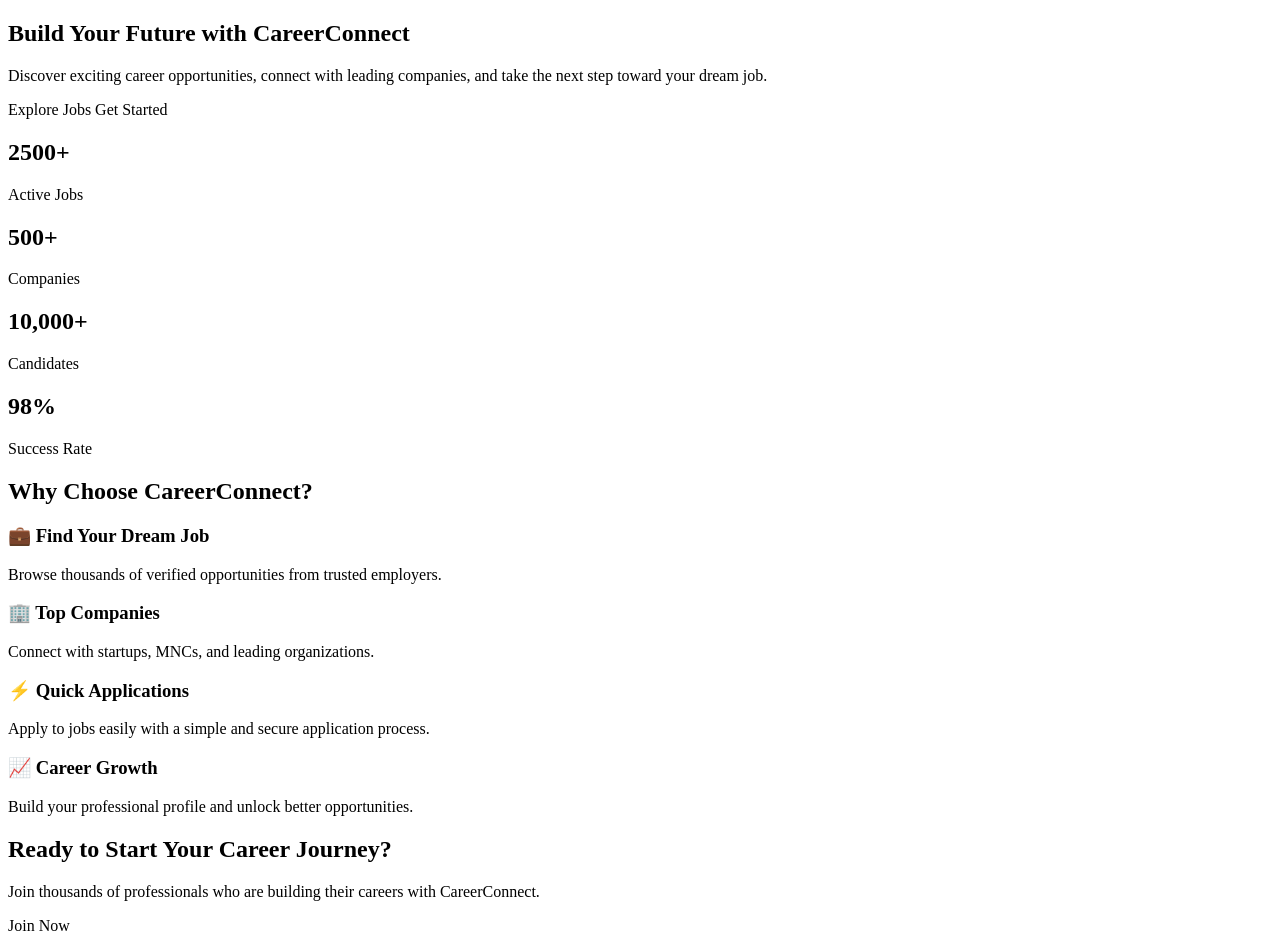
<file: src/main/resources/templates/index.html>
<!-- <!DOCTYPE html>
<html xmlns:th="http://www.thymeleaf.org">
<head th:replace="~{fragments/layout :: head('Home')}"></head>
<body>
    <nav th:replace="~{fragments/layout :: navbar}"></nav>
    
    <div class="container hero">
        <h1>Find Your Dream Job Today</h1>
        <p>Connect with top employers and discover opportunities that match your skills.</p>
        <a th:href="@{/jobs}" class="btn btn-primary" style="font-size: 1.2rem; padding: 1rem 2rem;">Explore Jobs Now</a>
    </div>

    <footer th:replace="~{fragments/layout :: footer}"></footer>
</body>
</html> -->


<!DOCTYPE html>
<html xmlns:th="http://www.thymeleaf.org">

<head th:replace="~{fragments/layout :: head('Home')}"></head>

<body>

<nav th:replace="~{fragments/layout :: navbar}"></nav>

<!-- Hero Section -->
<section class="hero-section">

    <div class="hero-content">

        <h1>
            Build Your Future with
            <span>CareerConnect</span>
        </h1>

        <p>
            Discover exciting career opportunities, connect with leading companies,
            and take the next step toward your dream job.
        </p>

        <div class="hero-buttons">
            <a th:href="@{/jobs}" class="btn btn-primary">
                Explore Jobs
            </a>

            <a th:href="@{/register}" class="btn btn-secondary">
                Get Started
            </a>
        </div>

    </div>

</section>

<!-- Statistics -->
<section class="stats-section">

    <div class="stat-card">
        <h2>2500+</h2>
        <p>Active Jobs</p>
    </div>

    <div class="stat-card">
        <h2>500+</h2>
        <p>Companies</p>
    </div>

    <div class="stat-card">
        <h2>10,000+</h2>
        <p>Candidates</p>
    </div>

    <div class="stat-card">
        <h2>98%</h2>
        <p>Success Rate</p>
    </div>

</section>

<!-- Why Choose -->
<section class="features-section">

    <h2>Why Choose CareerConnect?</h2>

    <div class="features-grid">

        <div class="feature-card">
            <h3>💼 Find Your Dream Job</h3>
            <p>
                Browse thousands of verified opportunities from trusted employers.
            </p>
        </div>

        <div class="feature-card">
            <h3>🏢 Top Companies</h3>
            <p>
                Connect with startups, MNCs, and leading organizations.
            </p>
        </div>

        <div class="feature-card">
            <h3>⚡ Quick Applications</h3>
            <p>
                Apply to jobs easily with a simple and secure application process.
            </p>
        </div>

        <div class="feature-card">
            <h3>📈 Career Growth</h3>
            <p>
                Build your professional profile and unlock better opportunities.
            </p>
        </div>

    </div>

</section>

<!-- Call To Action -->
<section class="cta-section">

    <h2>Ready to Start Your Career Journey?</h2>

    <p>
        Join thousands of professionals who are building their careers with CareerConnect.
    </p>

    <a th:href="@{/register}" class="btn btn-primary">
        Join Now
    </a>

</section>

<footer th:replace="~{fragments/layout :: footer}"></footer>

</body>

</html>
</file>
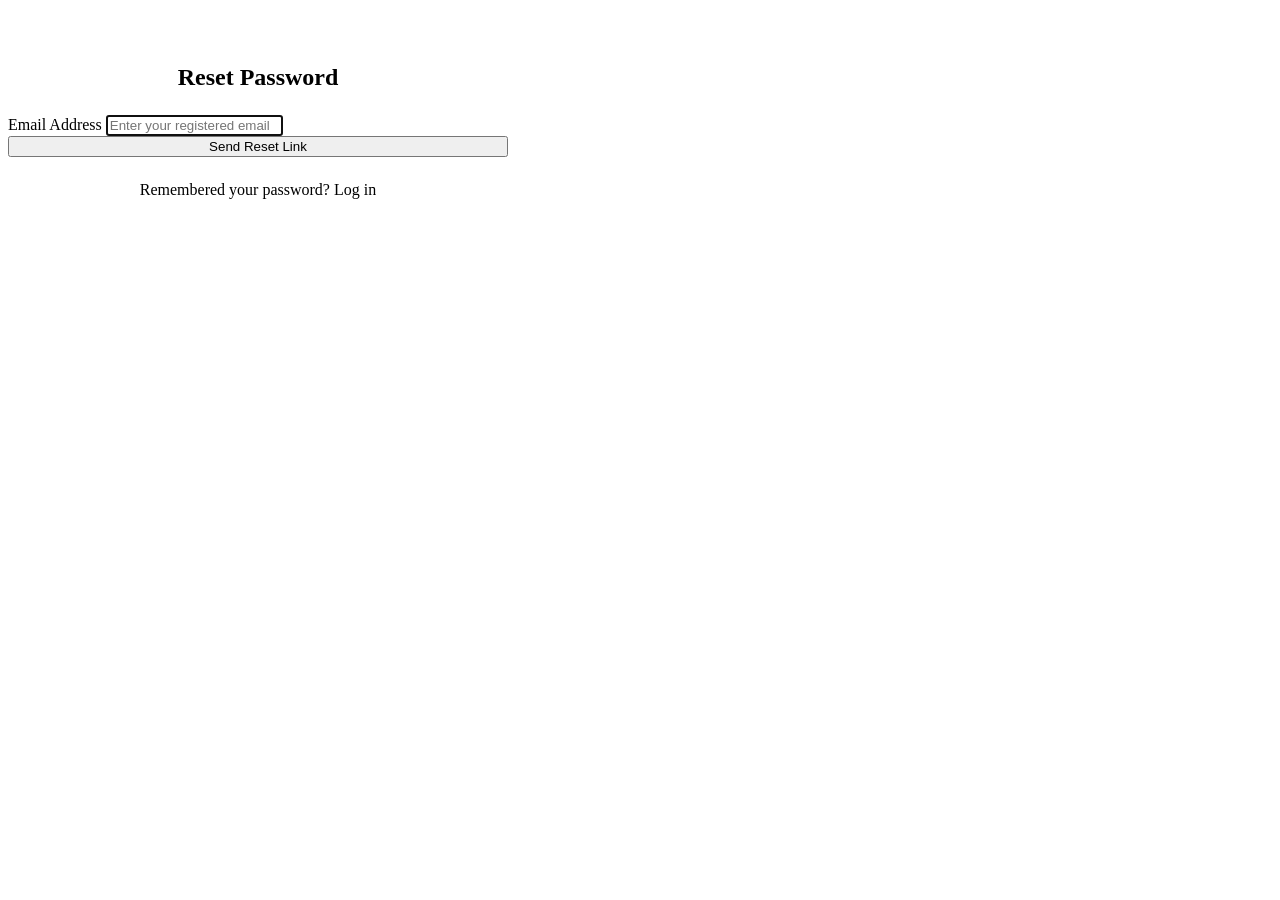
<file: src/main/resources/templates/forgot-password.html>
<!DOCTYPE html>
<html xmlns:th="http://www.thymeleaf.org">
<head th:replace="~{fragments/layout :: head('Forgot Password')}"></head>
<body>
    <nav th:replace="~{fragments/layout :: navbar}"></nav>
    
    <div class="container" style="max-width: 500px; margin-top: 4rem;">
        <div class="card">
            <h2 style="margin-bottom: 1.5rem; text-align: center;">Reset Password</h2>
            
            <div th:if="${error}" class="alert alert-error" th:text="${error}"></div>
            
            <form th:action="@{/forgot-password}" method="post">
                <div class="form-group">
                    <label>Email Address</label>
                    <input type="email" name="email" class="form-control" required autofocus placeholder="Enter your registered email">
                </div>
                <button type="submit" class="btn btn-primary" style="width: 100%;">Send Reset Link</button>
            </form>
            <p style="margin-top: 1.5rem; text-align: center; color: var(--text-secondary);">
                Remembered your password? <a th:href="@{/login}">Log in</a>
            </p>
        </div>
    </div>

    <footer th:replace="~{fragments/layout :: footer}"></footer>
</body>
</html>
</file>
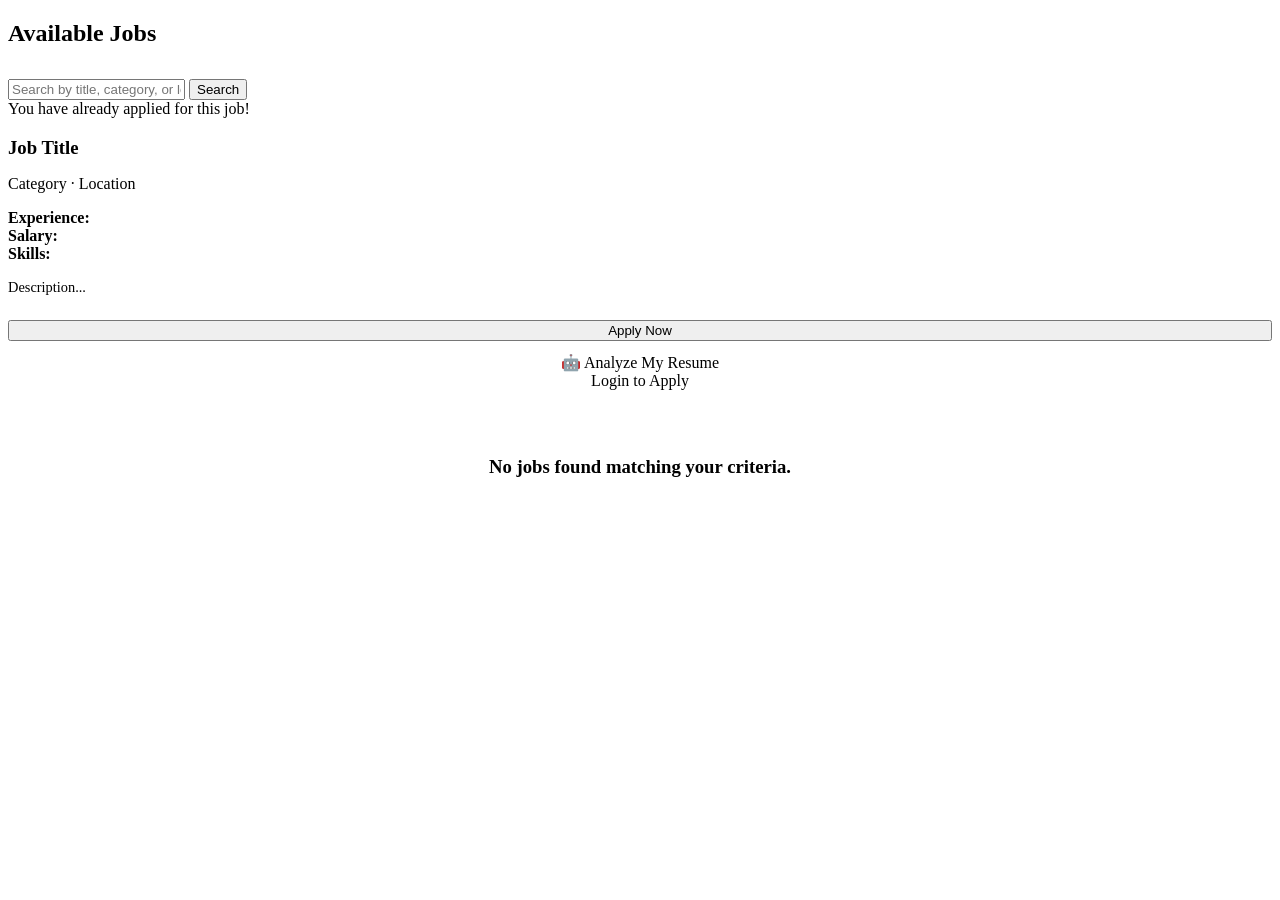
<file: src/main/resources/templates/jobs.html>
<!DOCTYPE html>
<html xmlns:th="http://www.thymeleaf.org"
      xmlns:sec="http://www.thymeleaf.org/extras/spring-security">

<head th:replace="~{fragments/layout :: head('Jobs')}"></head>

<body>

    <nav th:replace="~{fragments/layout :: navbar}"></nav>

    <div class="container">

        <h2 style="margin-bottom: 2rem;">
            Available Jobs
        </h2>

        <!-- Search -->
        <form th:action="@{/jobs}"
              method="get"
              class="search-bar">

            <input type="text"
                   name="keyword"
                   class="form-control"
                   th:value="${keyword}"
                   placeholder="Search by title, category, or location...">

            <button type="submit"
                    class="btn btn-primary">
                Search
            </button>

        </form>


        <!-- Already Applied Error -->
        <div th:if="${param.error}"
             class="alert alert-error">

            You have already applied for this job!

        </div>


        <!-- Jobs Grid -->
        <div class="grid"
             id="jobsGrid">

            <!-- Job Card -->
            <div th:each="job : ${jobs}"
                 class="card">

                <!-- Job Title -->
                <h3 th:text="${job.title}"
                    style="margin-bottom: 0.5rem; color: var(--accent-color);">

                    Job Title

                </h3>


                <!-- Category and Location -->
                <p style="color: var(--text-secondary); margin-bottom: 1rem;"
                   th:text="${job.category} + ' · ' + ${job.location}">

                    Category · Location

                </p>


                <!-- Job Information -->
                <div style="margin-bottom: 1rem;">

                    <strong>Experience:</strong>
                    <span th:text="${job.experience}"></span>

                    <br>

                    <strong>Salary:</strong>
                    <span th:text="${job.salary}"></span>

                    <br>

                    <strong>Skills:</strong>
                    <span th:text="${job.skills}"></span>

                </div>


                <!-- Job Description -->
                <p th:text="${job.description}"
                   style="margin-bottom: 1.5rem; font-size: 0.9rem;">

                    Description...

                </p>


                <!-- Student Actions -->
                <div sec:authorize="hasRole('STUDENT')">

                    <!-- Apply Button -->
                    <form th:action="@{/student/job/apply/{id}(id=${job.id})}"
                          method="post">

                        <button type="submit"
                                class="btn btn-primary"
                                style="width: 100%;">

                            Apply Now

                        </button>

                    </form>


                    <!-- AI Resume Analysis Button -->
                    <a th:href="@{/student/ai/analyze/{id}(id=${job.id})}"
                       class="btn"
                       style="width: 100%;
                              text-align: center;
                              display: block;
                              margin-top: 0.75rem;">

                        🤖 Analyze My Resume

                    </a>

                </div>


                <!-- Login Button for Non-Logged-In Users -->
                <div sec:authorize="!hasRole('STUDENT') and !hasRole('EMPLOYER') and !hasRole('ADMIN')">

                    <a th:href="@{/login}"
                       class="btn btn-primary"
                       style="width: 100%;
                              text-align: center;
                              display: block;">

                        Login to Apply

                    </a>

                </div>

            </div>


            <!-- No Jobs Found -->
            <div th:if="${#lists.isEmpty(jobs)}"
                 style="grid-column: 1 / -1;
                        text-align: center;
                        padding: 3rem;">

                <h3 style="color: var(--text-secondary);">

                    No jobs found matching your criteria.

                </h3>

            </div>

        </div>

    </div>


    <footer th:replace="~{fragments/layout :: footer}"></footer>

</body>

</html>
</file>
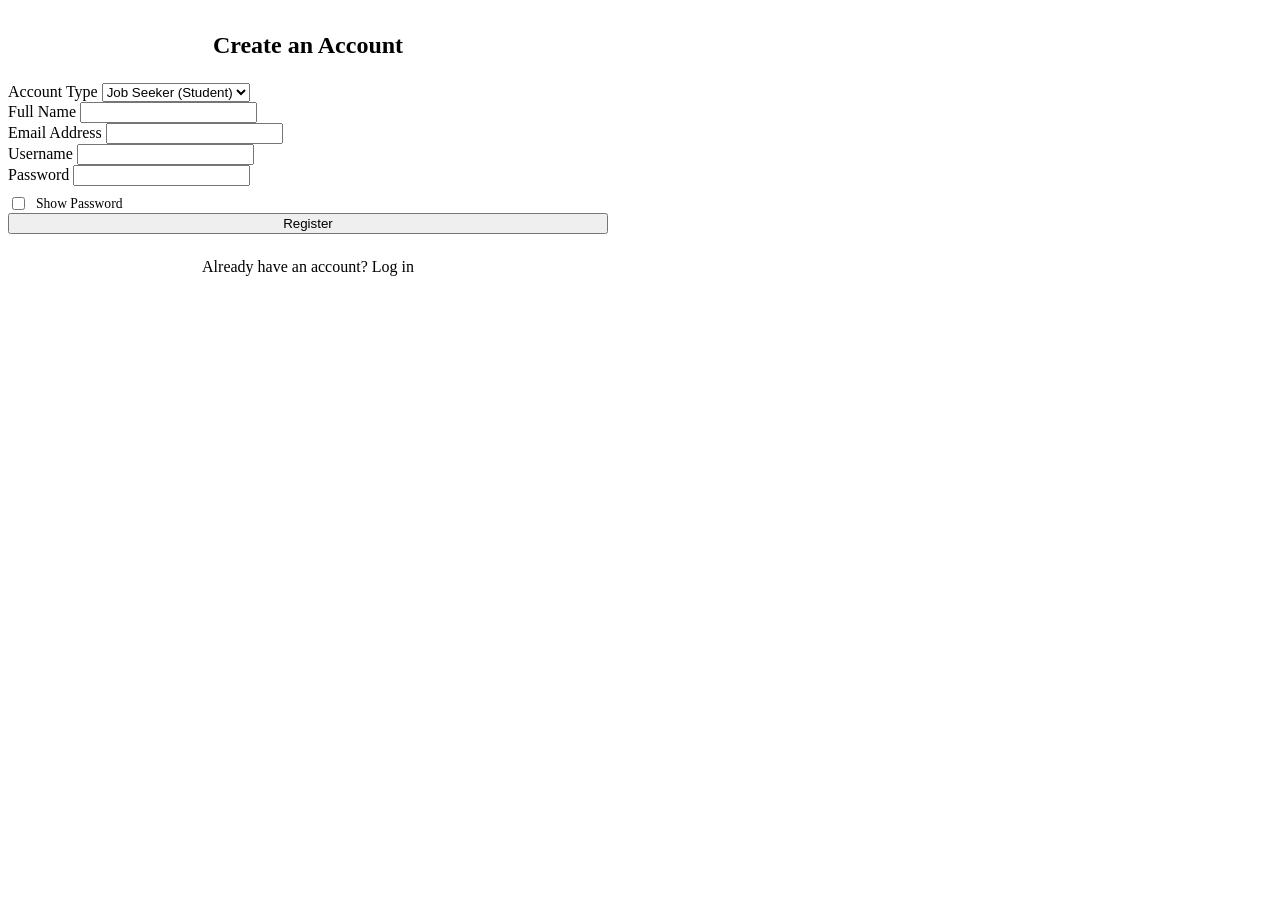
<file: src/main/resources/templates/register.html>
<!DOCTYPE html>
<html xmlns:th="http://www.thymeleaf.org">
<head th:replace="~{fragments/layout :: head('Sign Up')}"></head>
<body>
    <nav th:replace="~{fragments/layout :: navbar}"></nav>
    
    <div class="container" style="max-width: 600px; margin-top: 2rem;">
        <div class="card">
            <h2 style="margin-bottom: 1.5rem; text-align: center;">Create an Account</h2>
            
            <div th:if="${error}" class="alert alert-error" th:text="${error}"></div>
            
            <form th:action="@{/register}" th:object="${user}" method="post">
                <div class="form-group">
                    <label>Account Type</label>
                    <select th:field="*{role}" class="form-control" required>
                        <option value="ROLE_STUDENT">Job Seeker (Student)</option>
                        <option value="ROLE_EMPLOYER">Employer (Recruiter)</option>
                    </select>
                </div>
                <div class="form-group">
                    <label>Full Name</label>
                    <input type="text" th:field="*{name}" class="form-control" required>
                </div>
                <div class="form-group">
                    <label>Email Address</label>
                    <input type="email" th:field="*{email}" class="form-control" required>
                </div>
                <div class="form-group">
                    <label>Username</label>
                    <input type="text" th:field="*{username}" class="form-control" required>
                </div>
                <div class="form-group">
                    <label>Password</label>
                    <input type="password" id="regPassword" th:field="*{password}" class="form-control" required>
                    <div style="margin-top: 0.5rem; display: flex; align-items: center; gap: 0.5rem;">
                        <input type="checkbox" id="showRegPwd" onclick="document.getElementById('regPassword').type = this.checked ? 'text' : 'password'">
                        <label for="showRegPwd" style="font-size: 0.85rem; color: var(--text-secondary); margin: 0; cursor: pointer;">Show Password</label>
                    </div>
                </div>
                <button type="submit" class="btn btn-primary" style="width: 100%;">Register</button>
            </form>
            <p style="margin-top: 1.5rem; text-align: center; color: var(--text-secondary);">
                Already have an account? <a th:href="@{/login}">Log in</a>
            </p>
        </div>
    </div>

    <footer th:replace="~{fragments/layout :: footer}"></footer>
</body>
</html>
</file>
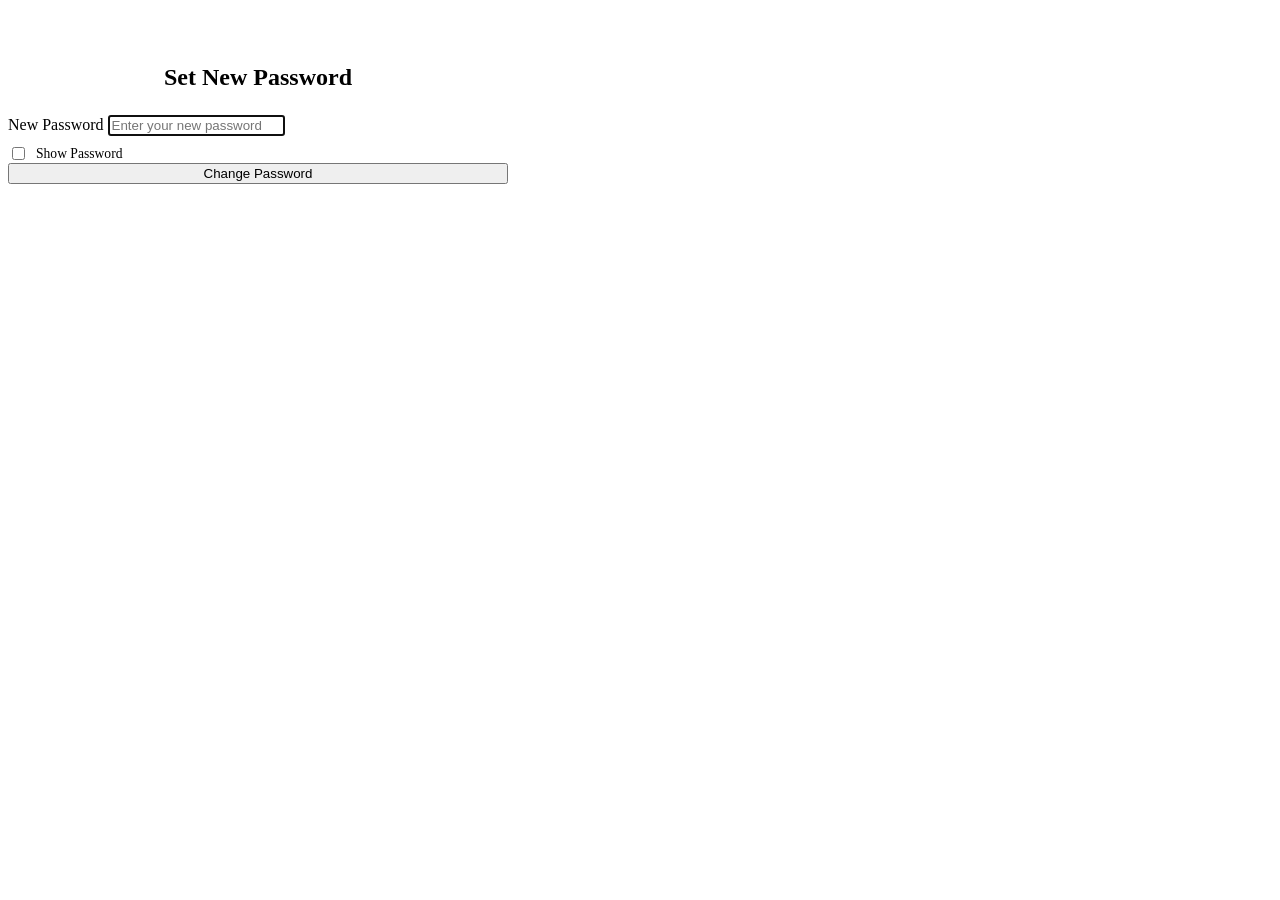
<file: src/main/resources/templates/reset-password.html>
<!DOCTYPE html>
<html xmlns:th="http://www.thymeleaf.org">
<head th:replace="~{fragments/layout :: head('Reset Password')}"></head>
<body>
    <nav th:replace="~{fragments/layout :: navbar}"></nav>
    
    <div class="container" style="max-width: 500px; margin-top: 4rem;">
        <div class="card">
            <h2 style="margin-bottom: 1.5rem; text-align: center;">Set New Password</h2>
            
            <div th:if="${error}" class="alert alert-error" th:text="${error}"></div>
            
            <form th:action="@{/reset-password}" method="post">
                <input type="hidden" name="token" th:value="${token}">
                <div class="form-group">
                    <label>New Password</label>
                    <input type="password" id="newPassword" name="newPassword" class="form-control" required autofocus placeholder="Enter your new password">
                    <div style="margin-top: 0.5rem; display: flex; align-items: center; gap: 0.5rem;">
                        <input type="checkbox" id="showResetPwd" onclick="document.getElementById('newPassword').type = this.checked ? 'text' : 'password'">
                        <label for="showResetPwd" style="font-size: 0.85rem; color: var(--text-secondary); margin: 0; cursor: pointer;">Show Password</label>
                    </div>
                </div>
                <button type="submit" class="btn btn-primary" style="width: 100%;">Change Password</button>
            </form>
        </div>
    </div>

    <footer th:replace="~{fragments/layout :: footer}"></footer>
</body>
</html>
</file>
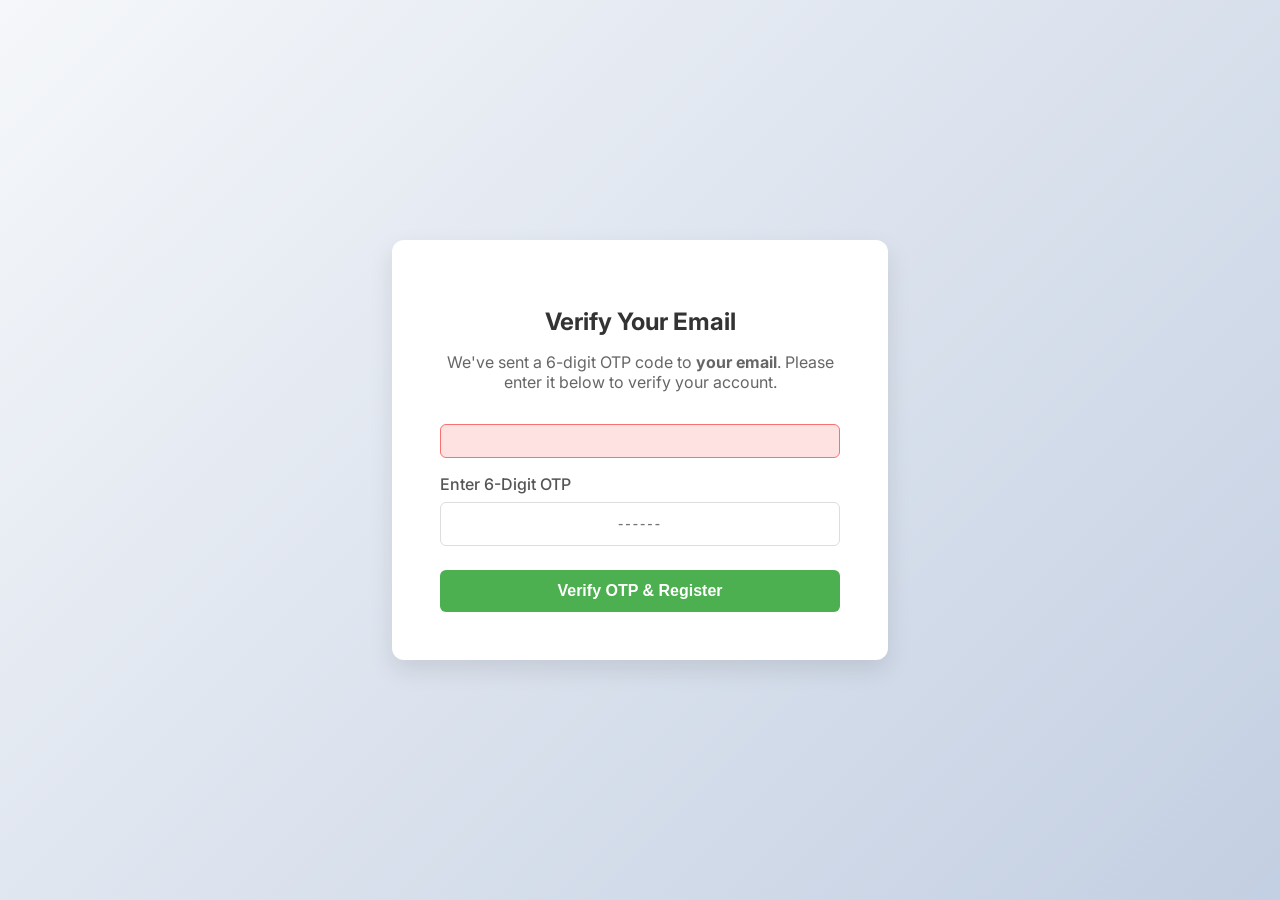
<file: src/main/resources/templates/verify-otp.html>
<!DOCTYPE html>
<html xmlns:th="http://www.thymeleaf.org">
<head>
    <meta charset="UTF-8">
    <title>Verify OTP - Job Portal</title>
    <!-- Use the same modern CSS as login -->
    <link rel="stylesheet" th:href="@{/css/index.css}">
    <link rel="stylesheet" href="https://cdnjs.cloudflare.com/ajax/libs/font-awesome/6.0.0/css/all.min.css">
    <link href="https://fonts.googleapis.com/css2?family=Inter:wght@400;500;600;700&display=swap" rel="stylesheet">
    <style>
        body {
            font-family: 'Inter', sans-serif;
            background: linear-gradient(135deg, #f5f7fa 0%, #c3cfe2 100%);
            display: flex;
            justify-content: center;
            align-items: center;
            min-height: 100vh;
            margin: 0;
        }
        .container {
            background-color: white;
            padding: 3rem;
            border-radius: 12px;
            box-shadow: 0 10px 25px rgba(0, 0, 0, 0.1);
            width: 100%;
            max-width: 400px;
            text-align: center;
        }
        .header h2 {
            margin-bottom: 1rem;
            color: #333;
        }
        .header p {
            color: #666;
            margin-bottom: 2rem;
        }
        .form-group {
            margin-bottom: 1.5rem;
            text-align: left;
        }
        .form-group label {
            display: block;
            margin-bottom: 0.5rem;
            color: #555;
            font-weight: 500;
        }
        .form-control {
            width: 100%;
            padding: 0.75rem;
            border: 1px solid #ddd;
            border-radius: 6px;
            font-size: 1rem;
            box-sizing: border-box;
            letter-spacing: 2px;
            text-align: center;
        }
        .form-control:focus {
            border-color: #4CAF50;
            outline: none;
            box-shadow: 0 0 0 3px rgba(76, 175, 80, 0.2);
        }
        .btn-primary {
            width: 100%;
            padding: 0.75rem;
            background-color: #4CAF50;
            color: white;
            border: none;
            border-radius: 6px;
            font-size: 1rem;
            font-weight: 600;
            cursor: pointer;
            transition: background-color 0.2s;
        }
        .btn-primary:hover {
            background-color: #45a049;
        }
        .alert {
            padding: 1rem;
            margin-bottom: 1rem;
            border-radius: 6px;
        }
        .alert-error {
            background-color: #fee2e2;
            color: #b91c1c;
            border: 1px solid #f87171;
        }
    </style>
</head>
<body>
    <div class="container">
        <div class="header">
            <h2>Verify Your Email</h2>
            <p>We've sent a 6-digit OTP code to <strong th:text="${email}">your email</strong>. Please enter it below to verify your account.</p>
        </div>

        <div th:if="${error}" class="alert alert-error">
            <span th:text="${error}"></span>
        </div>

        <form th:action="@{/verify-otp}" method="post">
            <input type="hidden" name="email" th:value="${email}" />
            
            <div class="form-group">
                <label for="otp">Enter 6-Digit OTP</label>
                <input type="text" id="otp" name="otp" class="form-control" required maxlength="6" pattern="\d{6}" placeholder="------" autocomplete="off" />
            </div>

            <button type="submit" class="btn-primary">Verify OTP &amp; Register</button>
        </form>
    </div>
</body>
</html>
</file>
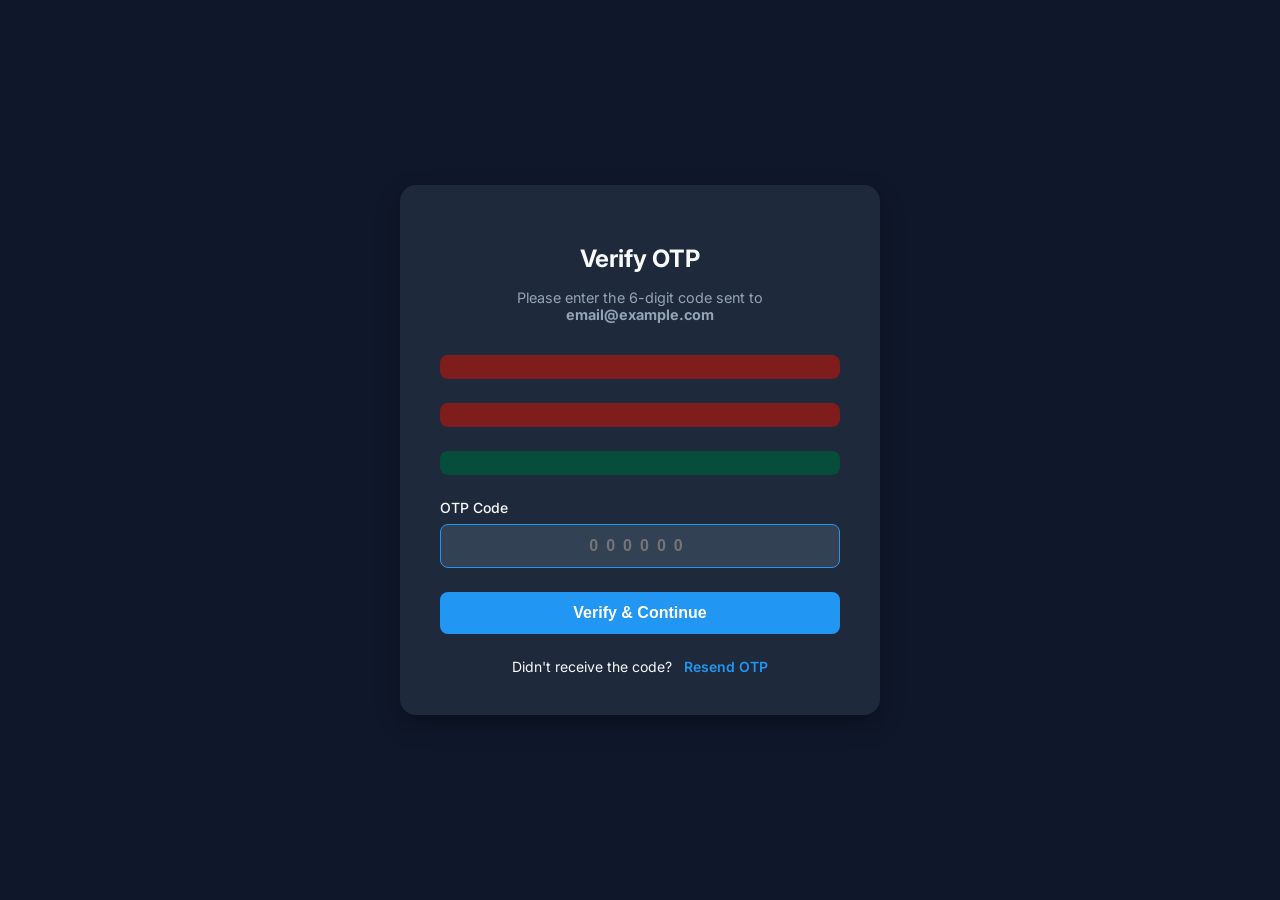
<file: src/main/resources/templates/verify-reset-otp.html>
<!DOCTYPE html>
<html xmlns:th="http://www.thymeleaf.org">
<head>
    <meta charset="UTF-8">
    <title>Verify OTP - Job Portal</title>
    <meta name="viewport" content="width=device-width, initial-scale=1.0">
    <link href="https://fonts.googleapis.com/css2?family=Inter:wght@300;400;500;600;700&display=swap" rel="stylesheet">
    <style>
        :root {
            --primary: #2196F3;
            --primary-hover: #1976D2;
            --bg: #0f172a;
            --card-bg: #1e293b;
            --text: #f8fafc;
            --text-muted: #94a3b8;
        }
        body {
            font-family: 'Inter', sans-serif;
            background-color: var(--bg);
            color: var(--text);
            display: flex;
            align-items: center;
            justify-content: center;
            min-height: 100vh;
            margin: 0;
        }
        .card {
            background-color: var(--card-bg);
            padding: 2.5rem;
            border-radius: 1rem;
            box-shadow: 0 10px 25px rgba(0,0,0,0.3);
            width: 100%;
            max-width: 400px;
            text-align: center;
        }
        h2 { margin-bottom: 1rem; font-weight: 700; }
        p { color: var(--text-muted); margin-bottom: 2rem; font-size: 0.9rem; }
        .form-group { margin-bottom: 1.5rem; text-align: left; }
        label { display: block; margin-bottom: 0.5rem; font-size: 0.875rem; font-weight: 500; }
        input {
            width: 100%;
            padding: 0.75rem 1rem;
            background-color: #334155;
            border: 1px solid #475569;
            border-radius: 0.5rem;
            color: white;
            font-size: 1rem;
            box-sizing: border-box;
            text-align: center;
            letter-spacing: 0.5rem;
            font-weight: bold;
        }
        input:focus { outline: none; border-color: var(--primary); }
        .btn {
            width: 100%;
            padding: 0.75rem;
            background-color: var(--primary);
            color: white;
            border: none;
            border-radius: 0.5rem;
            font-size: 1rem;
            font-weight: 600;
            cursor: pointer;
            transition: background 0.2s;
        }
        .btn:hover { background-color: var(--primary-hover); }
        .alert {
            padding: 0.75rem;
            border-radius: 0.5rem;
            margin-bottom: 1.5rem;
            font-size: 0.875rem;
        }
        .alert-danger { background-color: #7f1d1d; color: #fecaca; }
        .alert-success { background-color: #064e3b; color: #d1fae5; }
    </style>
</head>
<body>
    <div class="card">
        <h2>Verify OTP</h2>
        <p>Please enter the 6-digit code sent to <br><strong th:text="${email}">email@example.com</strong></p>
        
        <div th:if="${error}" class="alert alert-danger" th:text="${error}"></div>
        <div th:if="${param.error}" class="alert alert-danger" th:text="${param.error}"></div>
        <div th:if="${param.success}" class="alert alert-success" th:text="${param.success}"></div>
        
        <form th:action="@{/verify-reset-otp}" method="post">
            <input type="hidden" name="email" th:value="${email}">
            <div class="form-group">
                <label for="otp">OTP Code</label>
                <input type="text" id="otp" name="otp" maxlength="6" placeholder="000000" required autofocus>
            </div>
            <button type="submit" class="btn">Verify & Continue</button>
        </form>

        <div style="margin-top: 1.5rem; font-size: 0.875rem;">
            <span>Didn't receive the code?</span>
            <a th:href="@{/resend-reset-otp(email=${email})}" style="color: var(--primary); text-decoration: none; font-weight: 600; margin-left: 0.5rem;">Resend OTP</a>
        </div>
    </div>
</body>
</html>
</file>
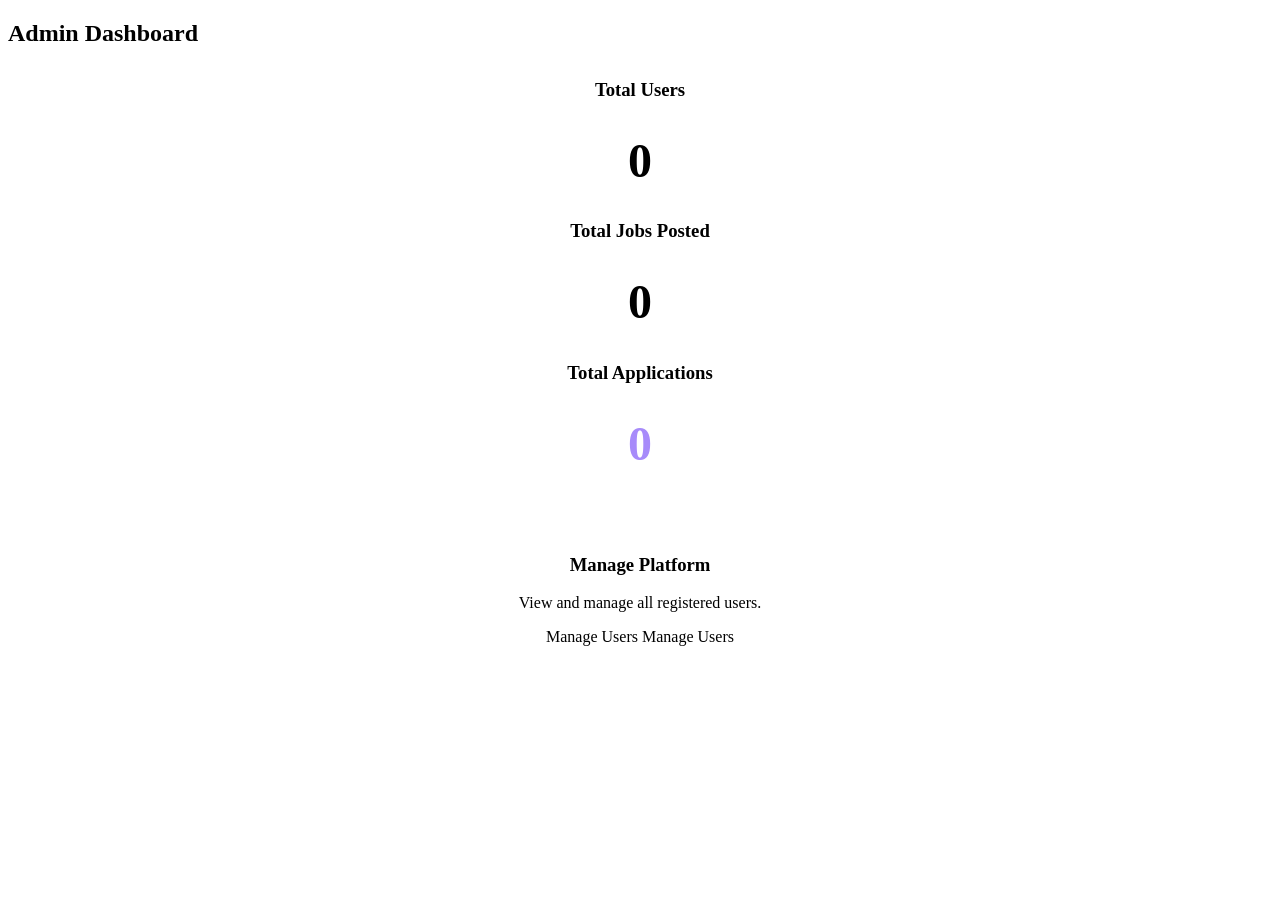
<file: src/main/resources/templates/admin/dashboard.html>
<!DOCTYPE html>
<html xmlns:th="http://www.thymeleaf.org">

<head th:replace="~{fragments/layout :: head('Admin Dashboard')}"></head>

<body>

    <nav th:replace="~{fragments/layout :: navbar}"></nav>

    <div class="container">

        <h2 style="margin-bottom: 2rem;">
            Admin Dashboard
        </h2>


        <!-- ========================= -->
        <!-- Dashboard Statistics -->
        <!-- ========================= -->

        <div class="grid"
             style="
                grid-template-columns:
                repeat(auto-fit, minmax(250px, 1fr));
                margin-bottom: 2rem;
             ">

            <!-- Total Users -->
            <div class="card" style="text-align: center;">

                <h3 style="
                    color: var(--text-secondary);
                    margin-bottom: 0.5rem;
                ">
                    Total Users
                </h3>

                <h1
                    style="
                        font-size: 3rem;
                        color: var(--accent-color);
                    "
                    th:text="${totalUsers}">
                    0
                </h1>

            </div>


            <!-- Total Jobs -->
            <div class="card" style="text-align: center;">

                <h3 style="
                    color: var(--text-secondary);
                    margin-bottom: 0.5rem;
                ">
                    Total Jobs Posted
                </h3>

                <h1
                    style="
                        font-size: 3rem;
                        color: var(--success);
                    "
                    th:text="${totalJobs}">
                    0
                </h1>

            </div>


            <!-- Total Applications -->
            <div class="card" style="text-align: center;">

                <h3 style="
                    color: var(--text-secondary);
                    margin-bottom: 0.5rem;
                ">
                    Total Applications
                </h3>

                <h1
                    style="
                        font-size: 3rem;
                        color: #a78bfa;
                    "
                    th:text="${totalApplications}">
                    0
                </h1>

            </div>

        </div>


        <!-- ========================= -->
        <!-- Manage Platform -->
        <!-- ========================= -->

        <div class="card"
             style="
                text-align: center;
                padding: 2rem;
             ">

            <h3>
                Manage Platform
            </h3>

            <p style="margin: 1rem 0;">
                View and manage all registered users.
            </p>


            <!-- Real Admin -->
            <a
                th:if="${#authorization.expression('hasRole(''ADMIN'')')}"
                th:href="@{/admin/users}"
                class="btn btn-primary">

                Manage Users

            </a>


            <!-- Demo Admin -->
            <a
                th:if="${#authorization.expression('hasRole(''DEMO_ADMIN'')')}"
                th:href="@{/demo-admin/users}"
                class="btn btn-primary">

                Manage Users

            </a>

        </div>

    </div>


    <footer th:replace="~{fragments/layout :: footer}"></footer>

</body>
</html>
</file>
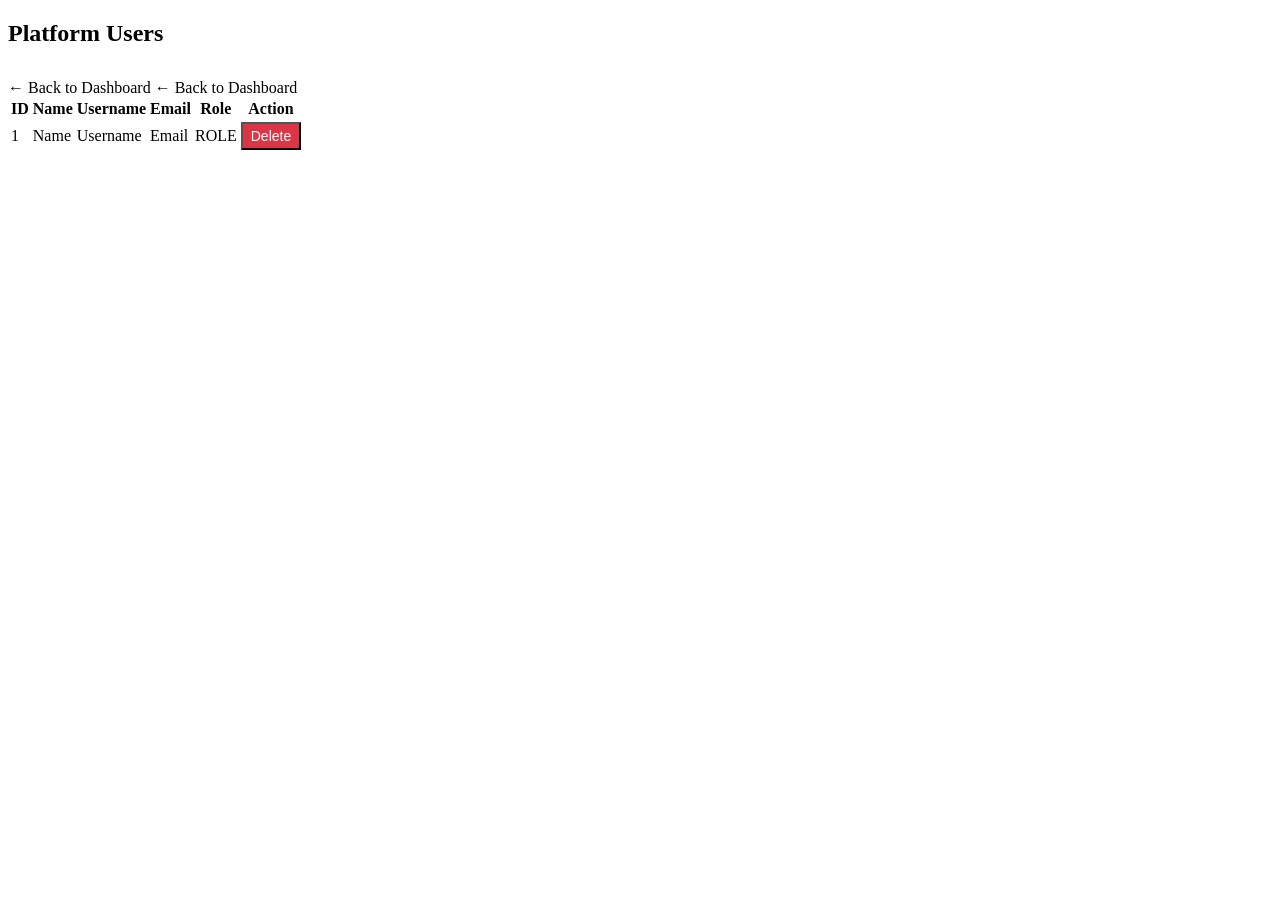
<file: src/main/resources/templates/admin/users.html>
<!DOCTYPE html>
<html xmlns:th="http://www.thymeleaf.org">

<head th:replace="~{fragments/layout :: head('Manage Users')}"></head>

<body>

    <nav th:replace="~{fragments/layout :: navbar}"></nav>

    <div class="container">

        <h2 style="margin-bottom: 2rem;">Platform Users</h2>

        <!-- Back button for real Admin -->
        <a th:if="${#authorization.expression('hasRole(''ADMIN'')')}"
           th:href="@{/admin/dashboard}"
           class="btn"
           style="margin-bottom: 1rem;">
            &larr; Back to Dashboard
        </a>

        <!-- Back button for Demo Admin -->
        <a th:if="${#authorization.expression('hasRole(''DEMO_ADMIN'')')}"
           th:href="@{/demo-admin/dashboard}"
           class="btn"
           style="margin-bottom: 1rem;">
            &larr; Back to Dashboard
        </a>

        <div class="card">

            <div class="table-responsive">

                <table class="table">

                    <thead>
                        <tr>
                            <th>ID</th>
                            <th>Name</th>
                            <th>Username</th>
                            <th>Email</th>
                            <th>Role</th>
                            <th th:if="${#authorization.expression('hasRole(''ADMIN'')')}">
                                Action
                            </th>
                        </tr>
                    </thead>

                    <tbody>

                        <tr th:each="user : ${users}">

                            <td th:text="${user.id}">1</td>

                            <td th:text="${user.name}">
                                Name
                            </td>

                            <td th:text="${user.username}">
                                Username
                            </td>

                            <td th:text="${user.email}">
                                Email
                            </td>

                            <td>

                                <span class="badge"
                                      th:classappend="${user.role == 'ROLE_ADMIN'} ? 'badge-rejected' : (${user.role == 'ROLE_EMPLOYER'} ? 'badge-pending' : 'badge-shortlisted')"
                                      th:text="${#strings.replace(user.role, 'ROLE_', '')}">
                                    ROLE
                                </span>

                            </td>

                            <!-- Delete available ONLY to real ADMIN -->
                            <td th:if="${#authorization.expression('hasRole(''ADMIN'')')}">

                                <form th:if="${user.role != 'ROLE_ADMIN'}"
                                      th:action="@{/admin/users/delete/{id}(id=${user.id})}"
                                      method="post"
                                      onsubmit="return confirm('Are you sure you want to delete this user account? This action cannot be undone.');"
                                      style="display:inline;">

                                    <button type="submit"
                                            class="btn"
                                            style="background-color: #dc3545; color: white; padding: 0.25rem 0.5rem; font-size: 0.875rem; min-width: auto;">
                                        Delete
                                    </button>

                                </form>

                            </td>

                        </tr>

                    </tbody>

                </table>

            </div>

        </div>

    </div>

    <footer th:replace="~{fragments/layout :: footer}"></footer>

</body>
</html>
</file>
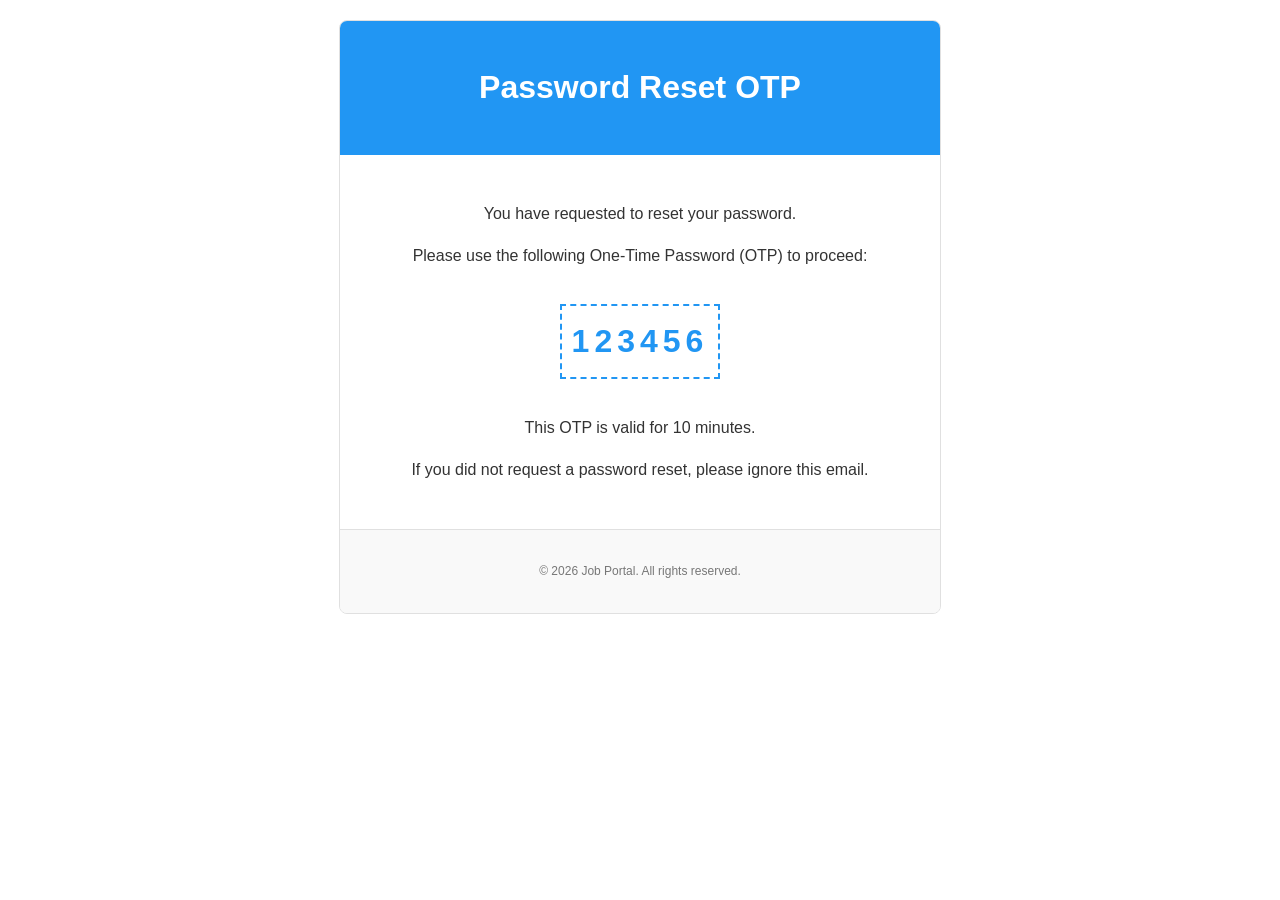
<file: src/main/resources/templates/emails/otp.html>
<!DOCTYPE html>
<html xmlns:th="http://www.thymeleaf.org">
<head>
    <meta charset="UTF-8">
    <style>
        body { font-family: 'Segoe UI', Tahoma, Geneva, Verdana, sans-serif; line-height: 1.6; color: #333; margin: 0; padding: 0; }
        .container { max-width: 600px; margin: 20px auto; border: 1px solid #e0e0e0; border-radius: 8px; overflow: hidden; }
        .header { background-color: #2196F3; color: white; padding: 20px; text-align: center; }
        .content { padding: 30px; text-align: center; }
        .otp-code { font-size: 32px; font-weight: bold; color: #2196F3; letter-spacing: 5px; margin: 20px 0; padding: 10px; border: 2px dashed #2196F3; display: inline-block; }
        .footer { background-color: #f9f9f9; padding: 20px; text-align: center; font-size: 12px; color: #777; border-top: 1px solid #e0e0e0; }
    </style>
</head>
<body>
    <div class="container">
        <div class="header">
            <h1>Password Reset OTP</h1>
        </div>
        <div class="content">
            <p>You have requested to reset your password.</p>
            <p>Please use the following One-Time Password (OTP) to proceed:</p>
            <div class="otp-code" th:text="${otp}">123456</div>
            <p>This OTP is valid for 10 minutes.</p>
            <p>If you did not request a password reset, please ignore this email.</p>
        </div>
        <div class="footer">
            <p>&copy; 2026 <span th:text="${companyName}">Job Portal</span>. All rights reserved.</p>
        </div>
    </div>
</body>
</html>
</file>
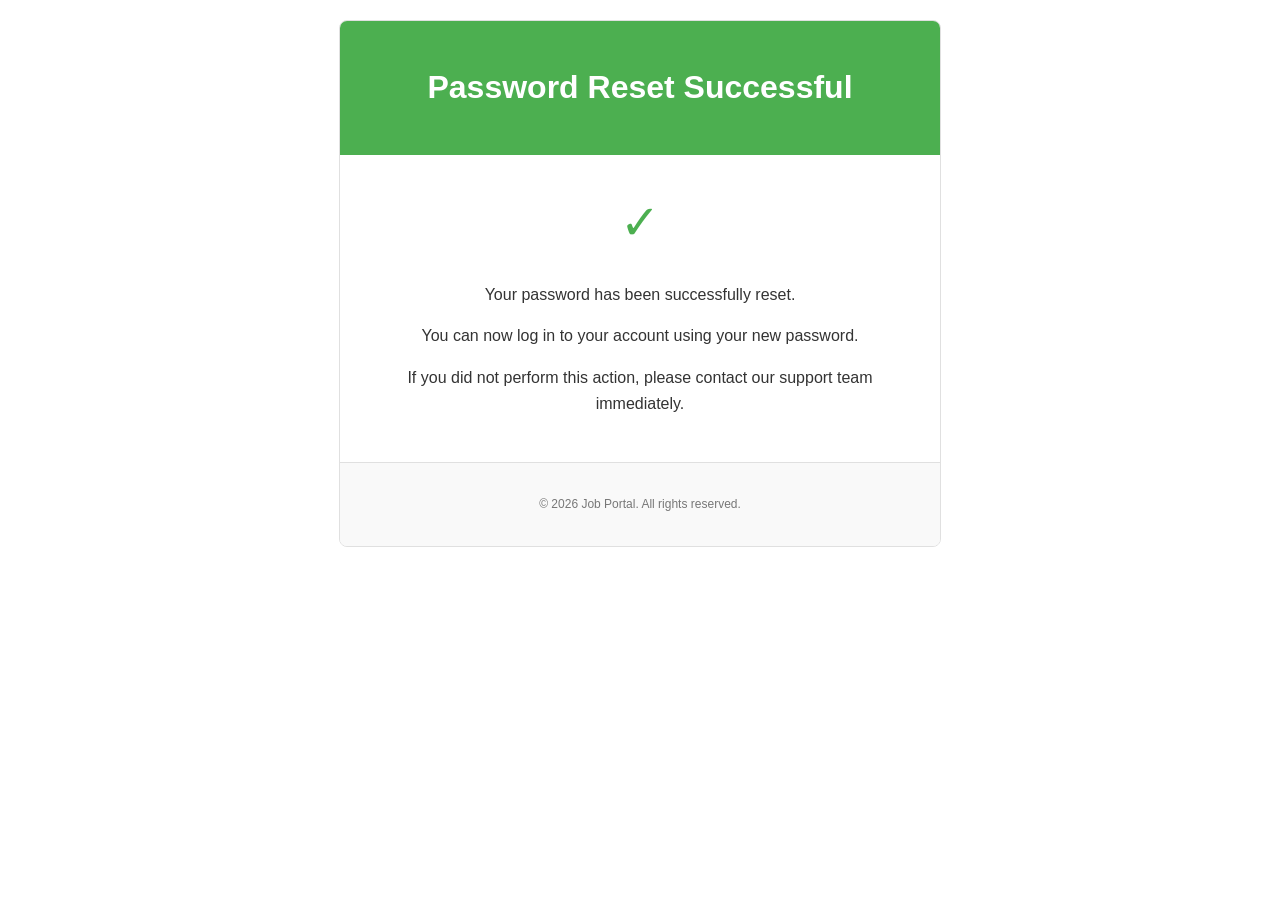
<file: src/main/resources/templates/emails/password_reset_success.html>
<!DOCTYPE html>
<html xmlns:th="http://www.thymeleaf.org">
<head>
    <meta charset="UTF-8">
    <style>
        body { font-family: 'Segoe UI', Tahoma, Geneva, Verdana, sans-serif; line-height: 1.6; color: #333; margin: 0; padding: 0; }
        .container { max-width: 600px; margin: 20px auto; border: 1px solid #e0e0e0; border-radius: 8px; overflow: hidden; }
        .header { background-color: #4CAF50; color: white; padding: 20px; text-align: center; }
        .content { padding: 30px; text-align: center; }
        .success-icon { font-size: 48px; color: #4CAF50; margin-bottom: 20px; }
        .footer { background-color: #f9f9f9; padding: 20px; text-align: center; font-size: 12px; color: #777; border-top: 1px solid #e0e0e0; }
    </style>
</head>
<body>
    <div class="container">
        <div class="header">
            <h1>Password Reset Successful</h1>
        </div>
        <div class="content">
            <div class="success-icon">✓</div>
            <p>Your password has been successfully reset.</p>
            <p>You can now log in to your account using your new password.</p>
            <p>If you did not perform this action, please contact our support team immediately.</p>
        </div>
        <div class="footer">
            <p>&copy; 2026 <span th:text="${companyName}">Job Portal</span>. All rights reserved.</p>
        </div>
    </div>
</body>
</html>
</file>
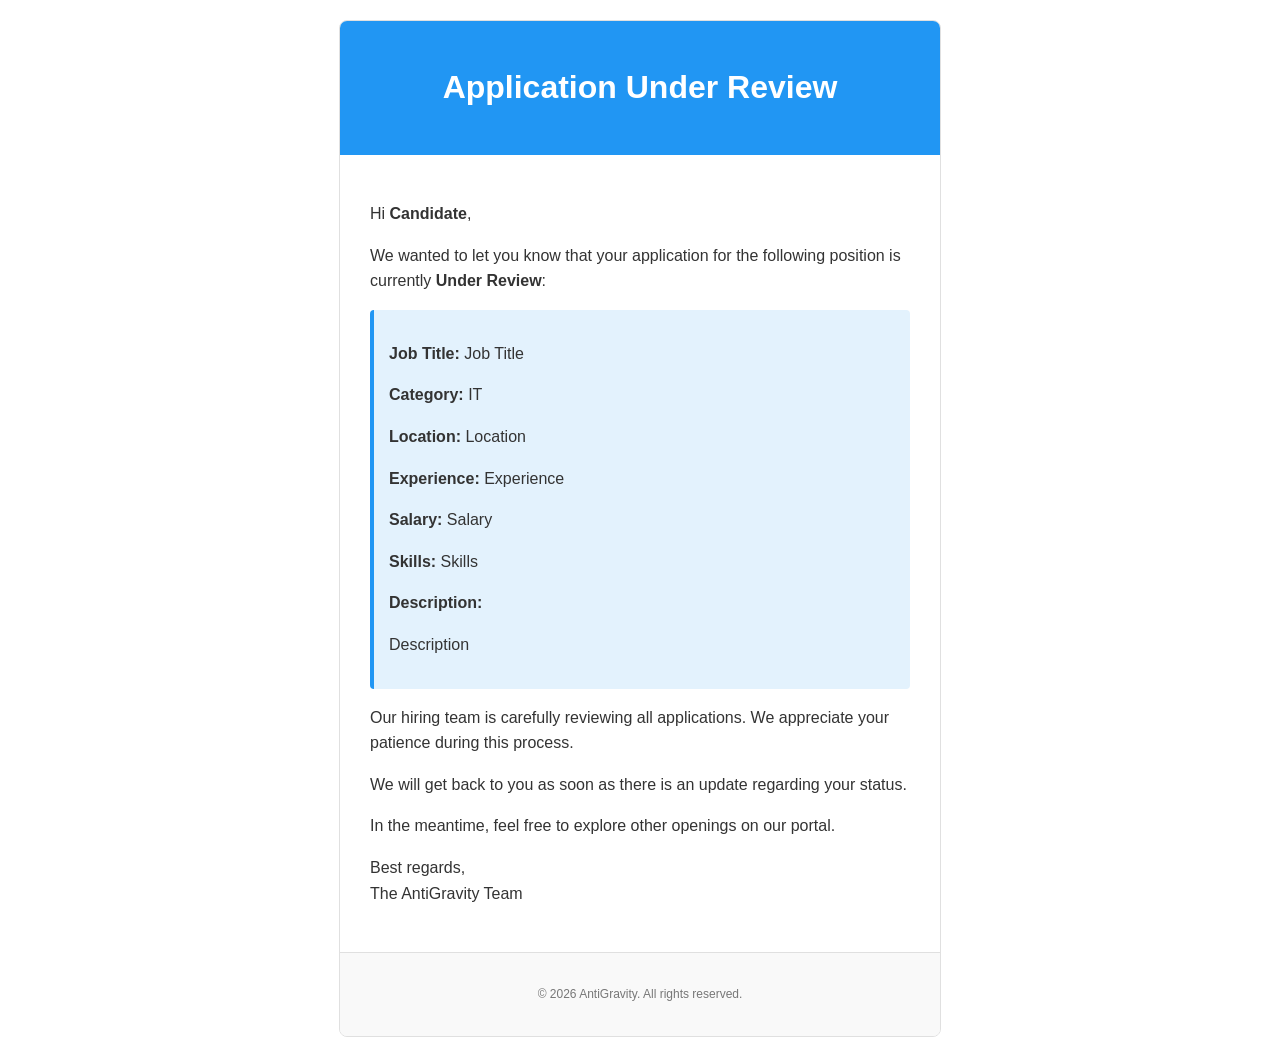
<file: src/main/resources/templates/emails/pending.html>
<!DOCTYPE html>
<html xmlns:th="http://www.thymeleaf.org">
<head>
    <meta charset="UTF-8">
    <style>
        body { font-family: 'Segoe UI', Tahoma, Geneva, Verdana, sans-serif; line-height: 1.6; color: #333; margin: 0; padding: 0; }
        .container { max-width: 600px; margin: 20px auto; border: 1px solid #e0e0e0; border-radius: 8px; overflow: hidden; }
        .header { background-color: #2196F3; color: white; padding: 20px; text-align: center; }
        .content { padding: 30px; }
        .footer { background-color: #f9f9f9; padding: 20px; text-align: center; font-size: 12px; color: #777; border-top: 1px solid #e0e0e0; }
        .job-details { background-color: #e3f2fd; padding: 15px; border-radius: 4px; margin: 15px 0; border-left: 4px solid #2196F3; }
    </style>
</head>
<body>
    <div class="container">
        <div class="header">
            <h1>Application Under Review</h1>
        </div>
        <div class="content">
            <p>Hi <strong th:text="${candidateName}">Candidate</strong>,</p>
            <p>We wanted to let you know that your application for the following position is currently <strong>Under Review</strong>:</p>
            
            <div class="job-details">
                <p><strong>Job Title:</strong> <span th:text="${jobTitle}">Job Title</span></p>
                <p><strong>Category:</strong> <span th:text="${category}">IT</span></p>
                <p><strong>Location:</strong> <span th:text="${location}">Location</span></p>
                <p><strong>Experience:</strong> <span th:text="${experience}">Experience</span></p>
                <p><strong>Salary:</strong> <span th:text="${salary}">Salary</span></p>
                <p><strong>Skills:</strong> <span th:text="${skills}">Skills</span></p>
                <p><strong>Description:</strong></p>
                <p style="white-space: pre-wrap;" th:text="${description}">Description</p>
            </div>

            <p>Our hiring team is carefully reviewing all applications. We appreciate your patience during this process.</p>
            
            <p>We will get back to you as soon as there is an update regarding your status.</p>
            
            <p>In the meantime, feel free to explore other openings on our portal.</p>

            <p>Best regards,<br>The <span th:text="${companyName}">AntiGravity</span> Team</p>
        </div>
        <div class="footer">
            <p>&copy; 2026 <span th:text="${companyName}">AntiGravity</span>. All rights reserved.</p>
        </div>
    </div>
</body>
</html>
</file>
